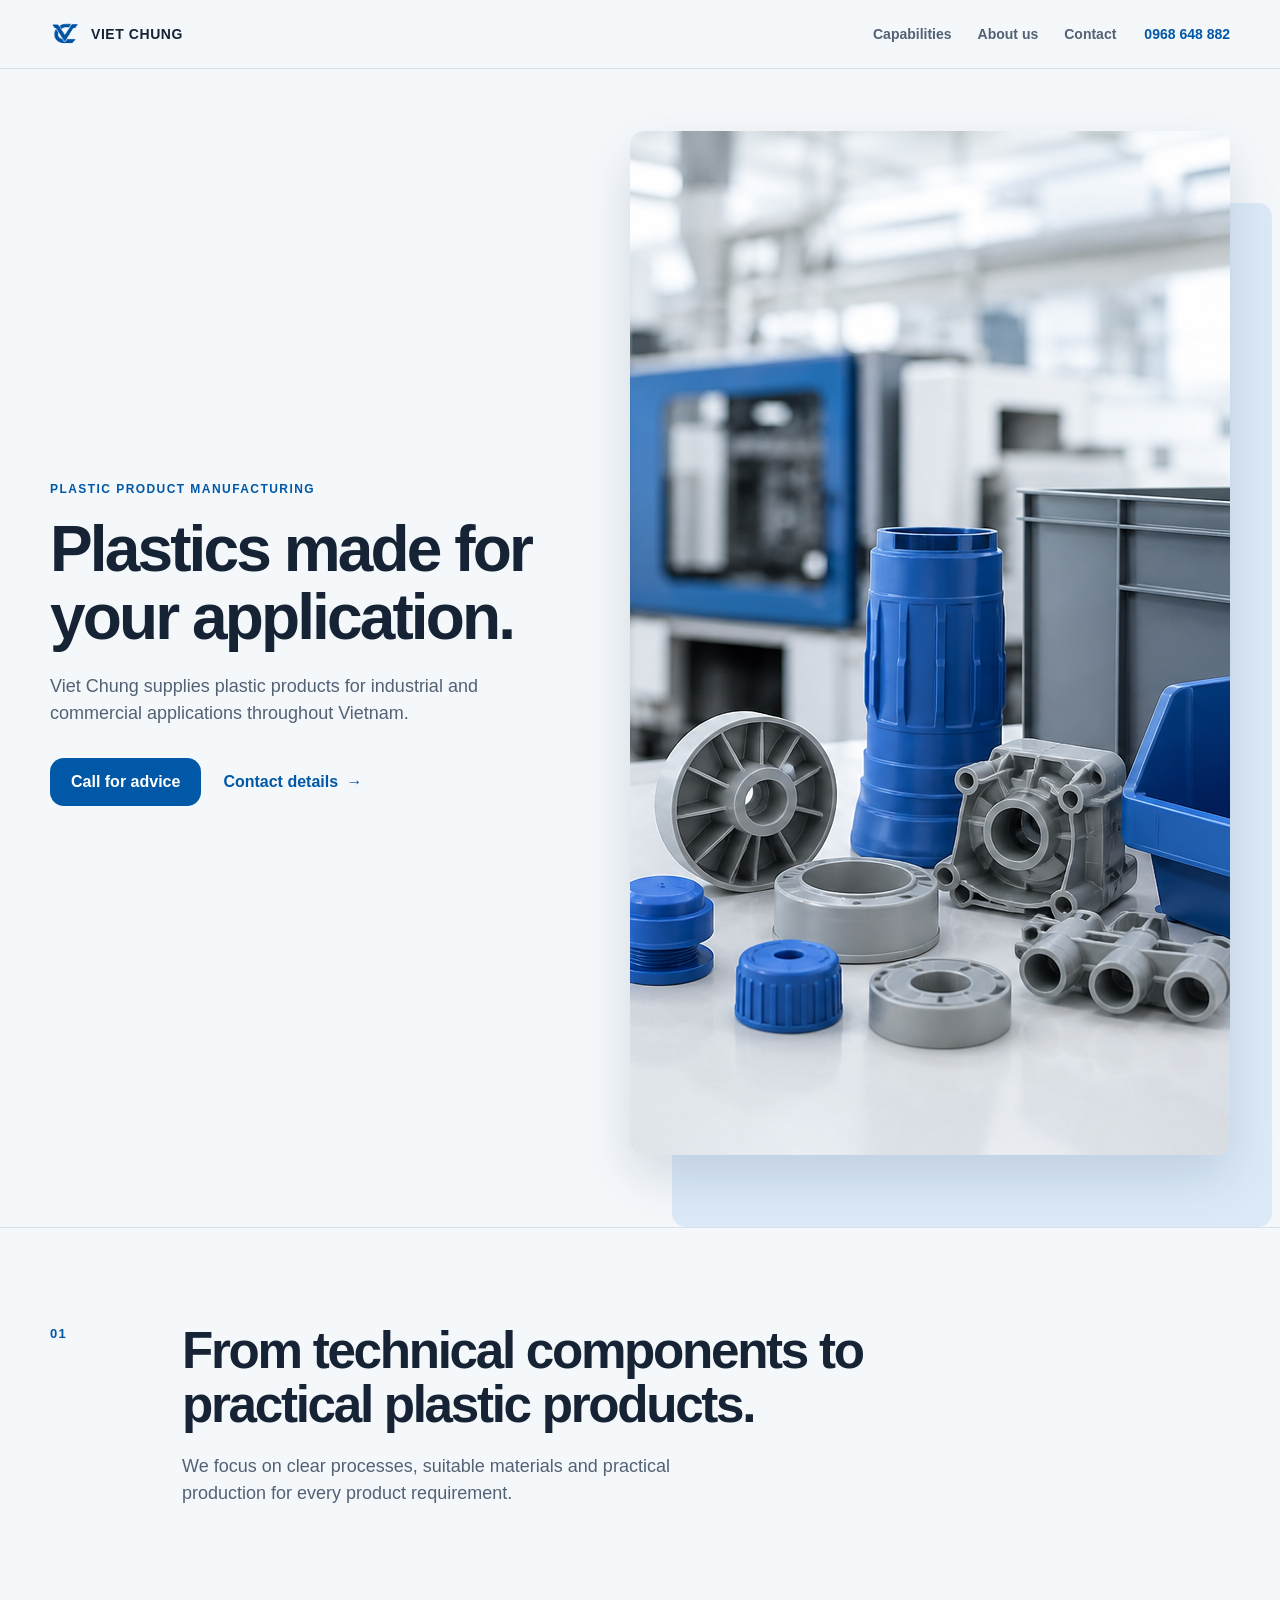
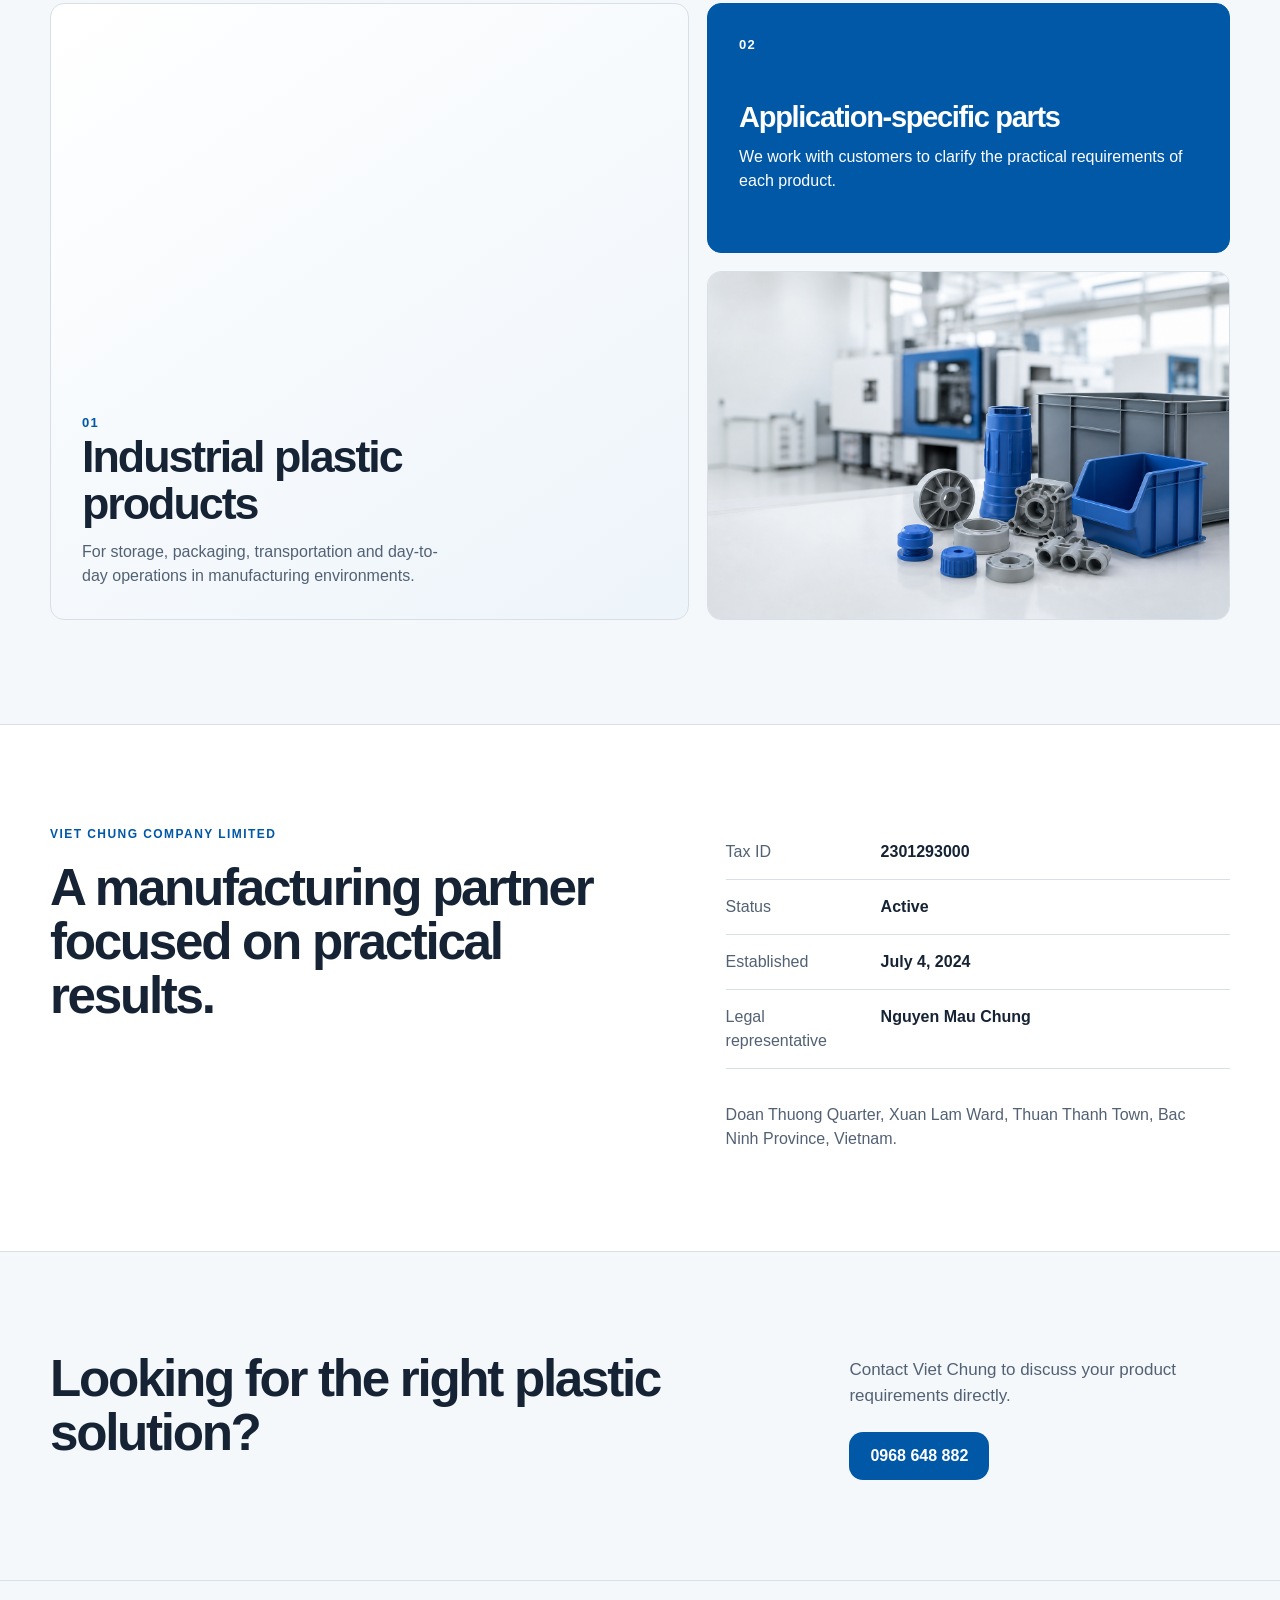
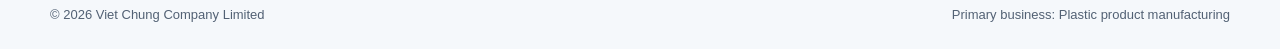
<file: index.html>
<!doctype html>
<html lang="en">
  <head>
    <meta charset="UTF-8" />
    <meta name="viewport" content="width=device-width, initial-scale=1.0" />
    <meta
      name="description"
      content="Viet Chung Company Limited - plastic product manufacturing for industrial and commercial needs."
    />
    <title>Viet Chung Company Limited | Plastic Product Manufacturing</title>
    <link rel="icon" type="image/png" href="assets/viet-chung-logo.png" />
    <link rel="stylesheet" href="styles.css" />
  </head>
  <body>
    <a class="skip-link" href="#main-content">Skip to content</a>

    <header class="site-header">
      <div class="shell nav-wrap">
        <a class="brand" href="#top" aria-label="Viet Chung - back to top">
          <img class="brand-mark" src="assets/viet-chung-logo.png" alt="" width="32" height="32" />
          <span>VIET CHUNG</span>
        </a>
        <nav aria-label="Main navigation">
          <a href="#capabilities">Capabilities</a>
          <a href="#about-us">About us</a>
          <a href="#contact">Contact</a>
        </nav>
        <a class="nav-phone" href="tel:0968648882">0968 648 882</a>
      </div>
    </header>

    <main id="main-content">
      <section class="hero" id="top" aria-labelledby="hero-title">
        <div class="shell hero-grid">
          <div class="hero-copy">
            <p class="eyebrow">Plastic product manufacturing</p>
            <h1 id="hero-title">Plastics made for your application.</h1>
            <p class="hero-text">Viet Chung supplies plastic products for industrial and commercial applications throughout Vietnam.</p>
            <div class="hero-actions">
              <a class="button button-primary" href="tel:0968648882">Call for advice</a>
              <a class="text-link" href="#contact">Contact details <span aria-hidden="true">→</span></a>
            </div>
          </div>
          <div class="hero-image-wrap">
            <img src="assets/hero-plastic-manufacturing.png" alt="Plastic components and storage bins in a modern manufacturing facility" width="1536" height="1024" />
          </div>
        </div>
      </section>

      <section class="statement" id="capabilities" aria-labelledby="capacity-title">
        <div class="shell statement-grid">
          <p class="section-index">01</p>
          <div>
            <h2 id="capacity-title">From technical components to practical plastic products.</h2>
            <p>We focus on clear processes, suitable materials and practical production for every product requirement.</p>
          </div>
        </div>
      </section>

      <section class="capabilities" aria-label="Manufacturing capabilities">
        <div class="shell capability-grid">
          <article class="capability capability-wide">
            <p class="capability-number">01</p>
            <h3>Industrial plastic products</h3>
            <p>For storage, packaging, transportation and day-to-day operations in manufacturing environments.</p>
          </article>
          <article class="capability capability-blue">
            <p class="capability-number">02</p>
            <h3>Application-specific parts</h3>
            <p>We work with customers to clarify the practical requirements of each product.</p>
          </article>
          <article class="capability capability-image">
            <img src="assets/hero-plastic-manufacturing.png" alt="Blue and gray industrial plastic components" loading="lazy" width="1536" height="1024" />
          </article>
        </div>
      </section>

      <section class="company" id="about-us" aria-labelledby="company-title">
        <div class="shell company-grid">
          <div class="company-heading">
            <p class="eyebrow">Viet Chung Company Limited</p>
            <h2 id="company-title">A manufacturing partner focused on practical results.</h2>
          </div>
          <div class="company-details">
            <dl>
              <div><dt>Tax ID</dt><dd>2301293000</dd></div>
              <div><dt>Status</dt><dd>Active</dd></div>
              <div><dt>Established</dt><dd>July 4, 2024</dd></div>
              <div><dt>Legal representative</dt><dd>Nguyen Mau Chung</dd></div>
            </dl>
            <p class="company-address">Doan Thuong Quarter, Xuan Lam Ward, Thuan Thanh Town, Bac Ninh Province, Vietnam.</p>
          </div>
        </div>
      </section>

      <section class="contact" id="contact" aria-labelledby="contact-title">
        <div class="shell contact-grid">
          <div>
            <h2 id="contact-title">Looking for the right plastic solution?</h2>
          </div>
          <div class="contact-side">
            <p>Contact Viet Chung to discuss your product requirements directly.</p>
            <a class="button button-primary" href="tel:0968648882">0968 648 882</a>
          </div>
        </div>
      </section>
    </main>

    <footer class="site-footer">
      <div class="shell footer-wrap">
        <span>© 2026 Viet Chung Company Limited</span>
        <span>Primary business: Plastic product manufacturing</span>
      </div>
    </footer>
  </body>
</html>
</file>
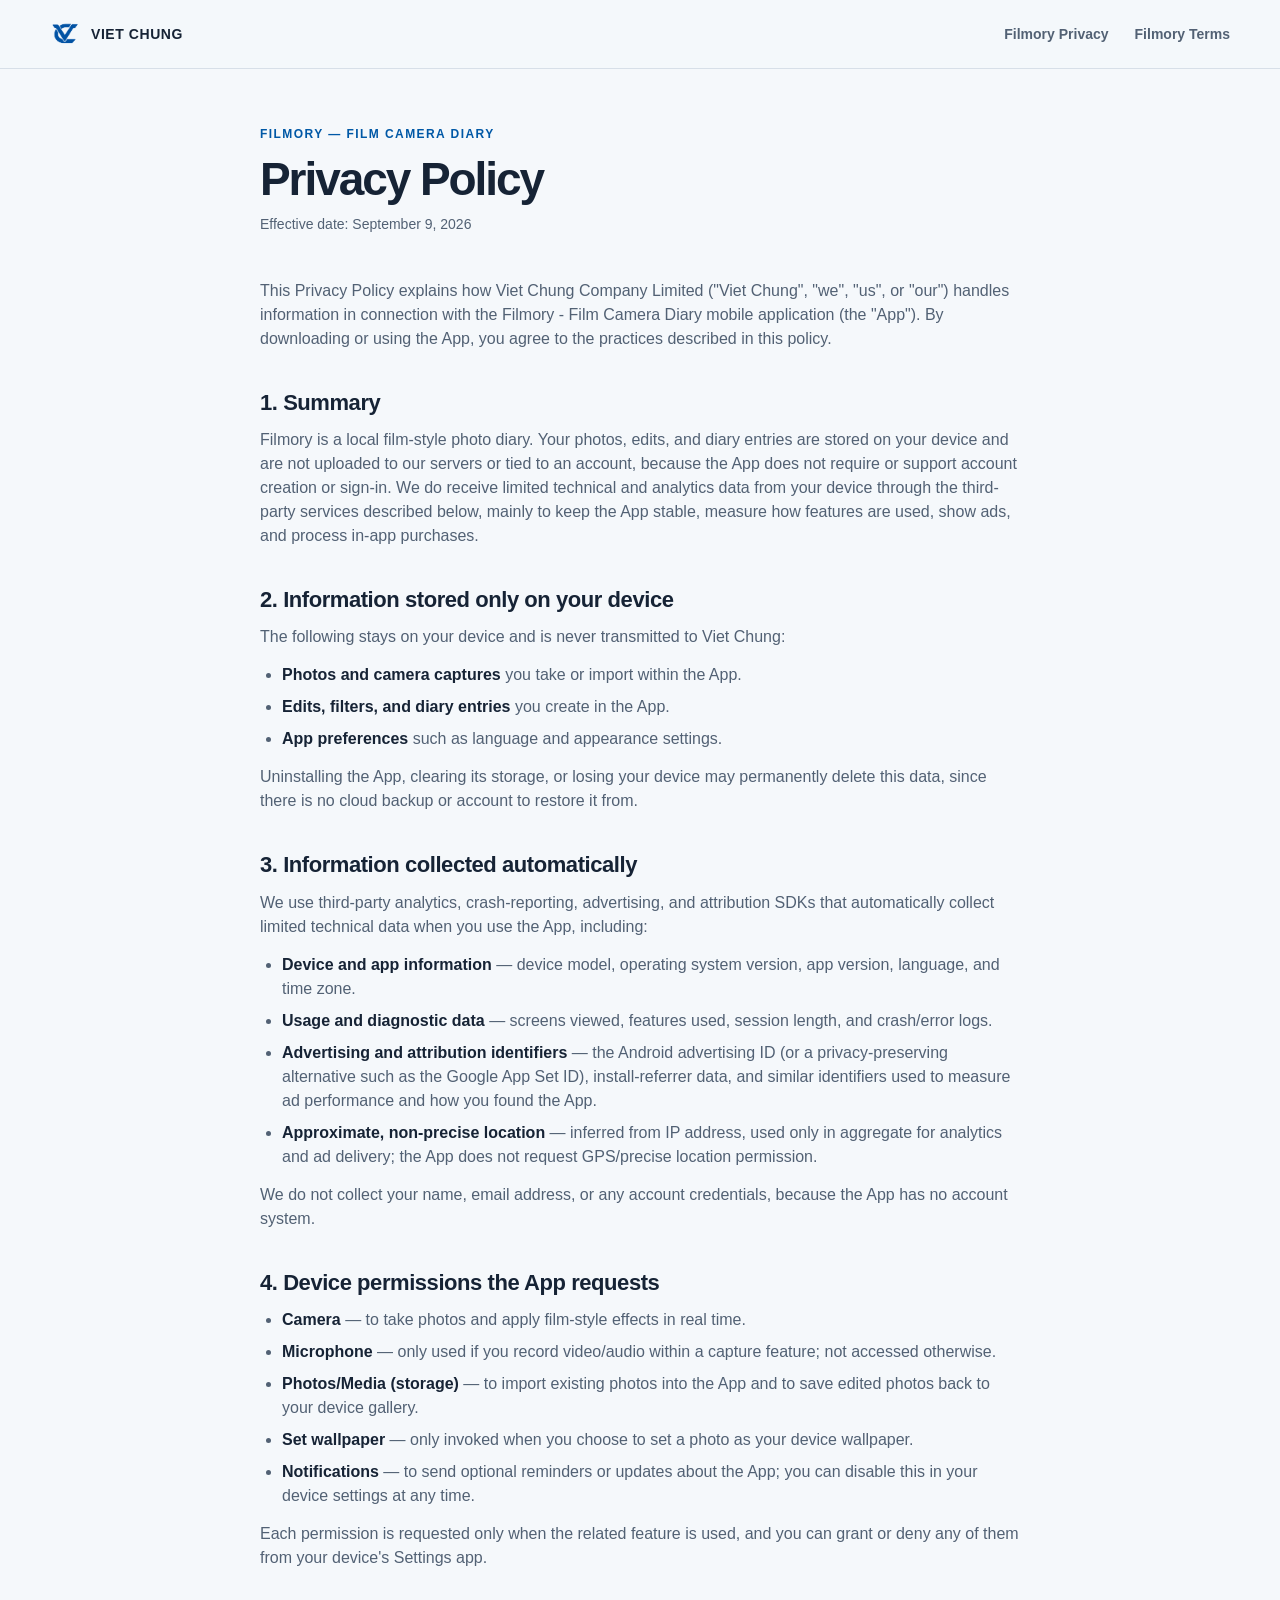
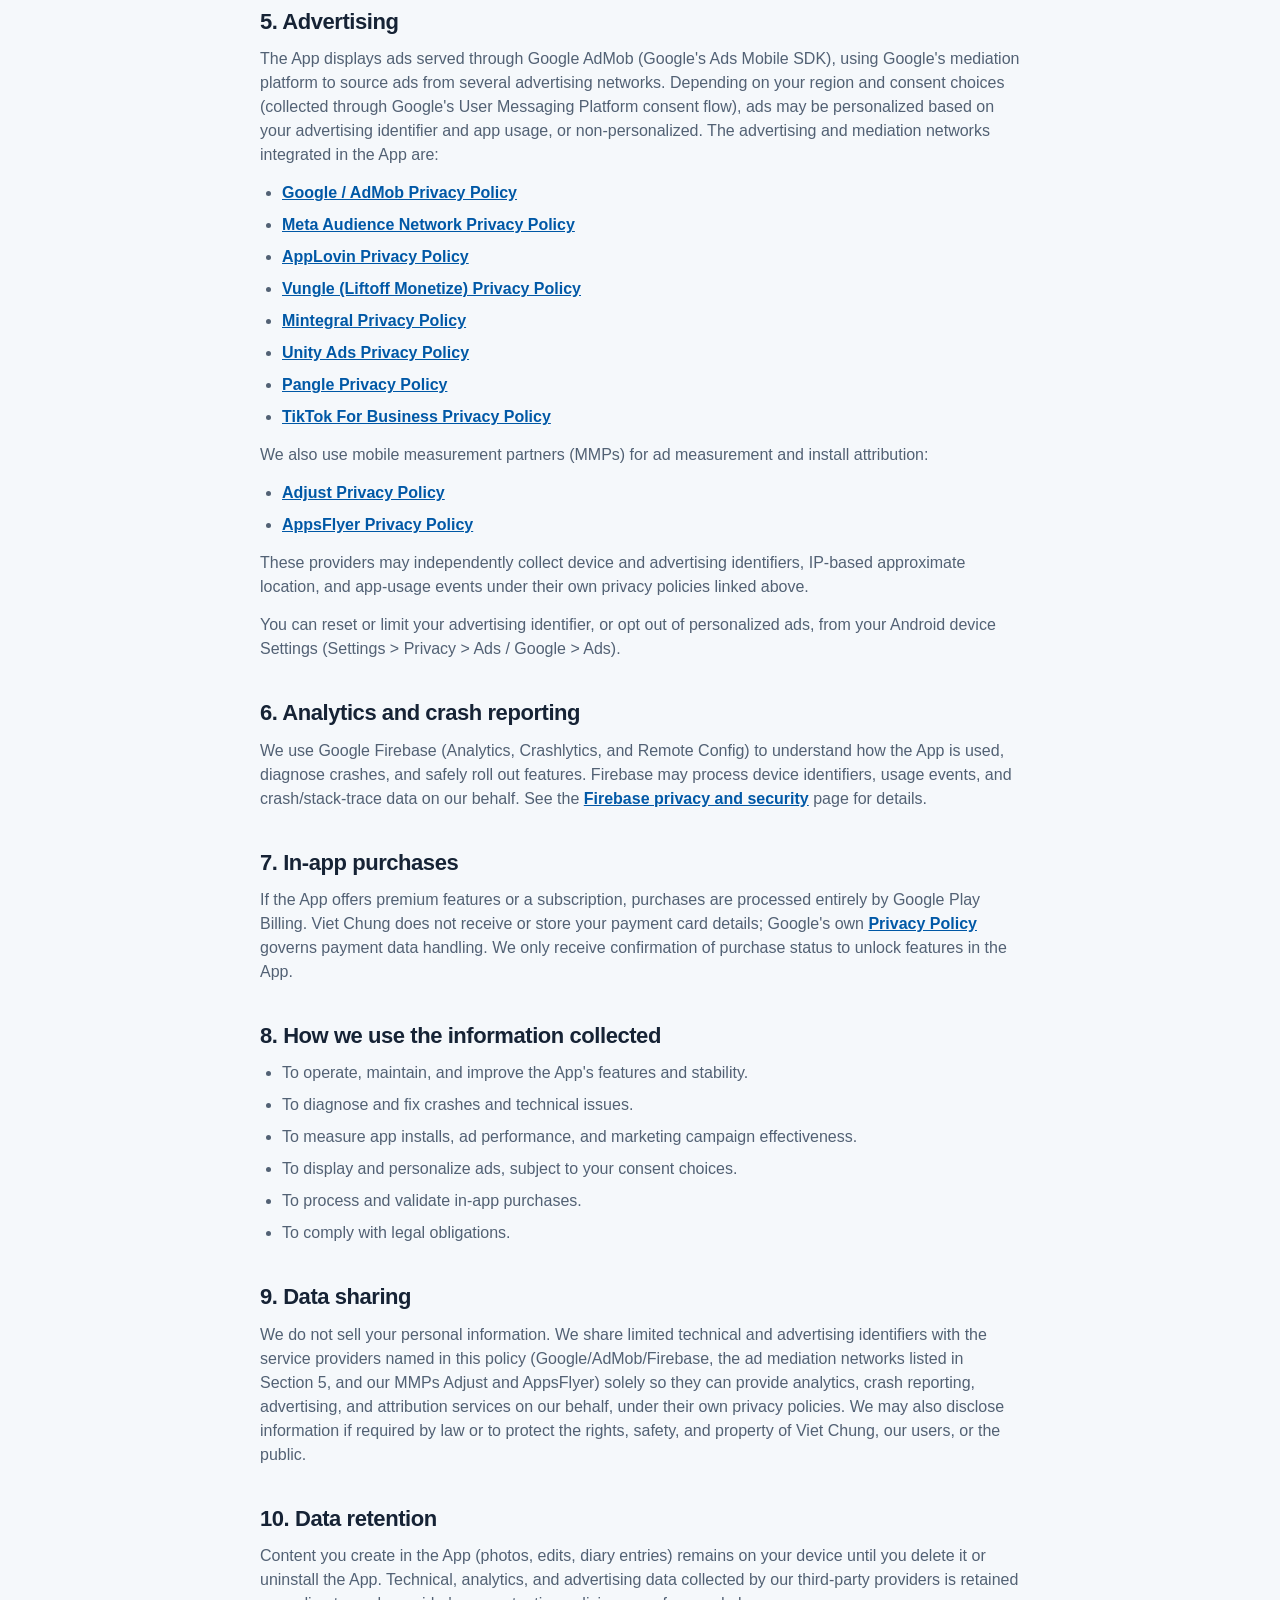
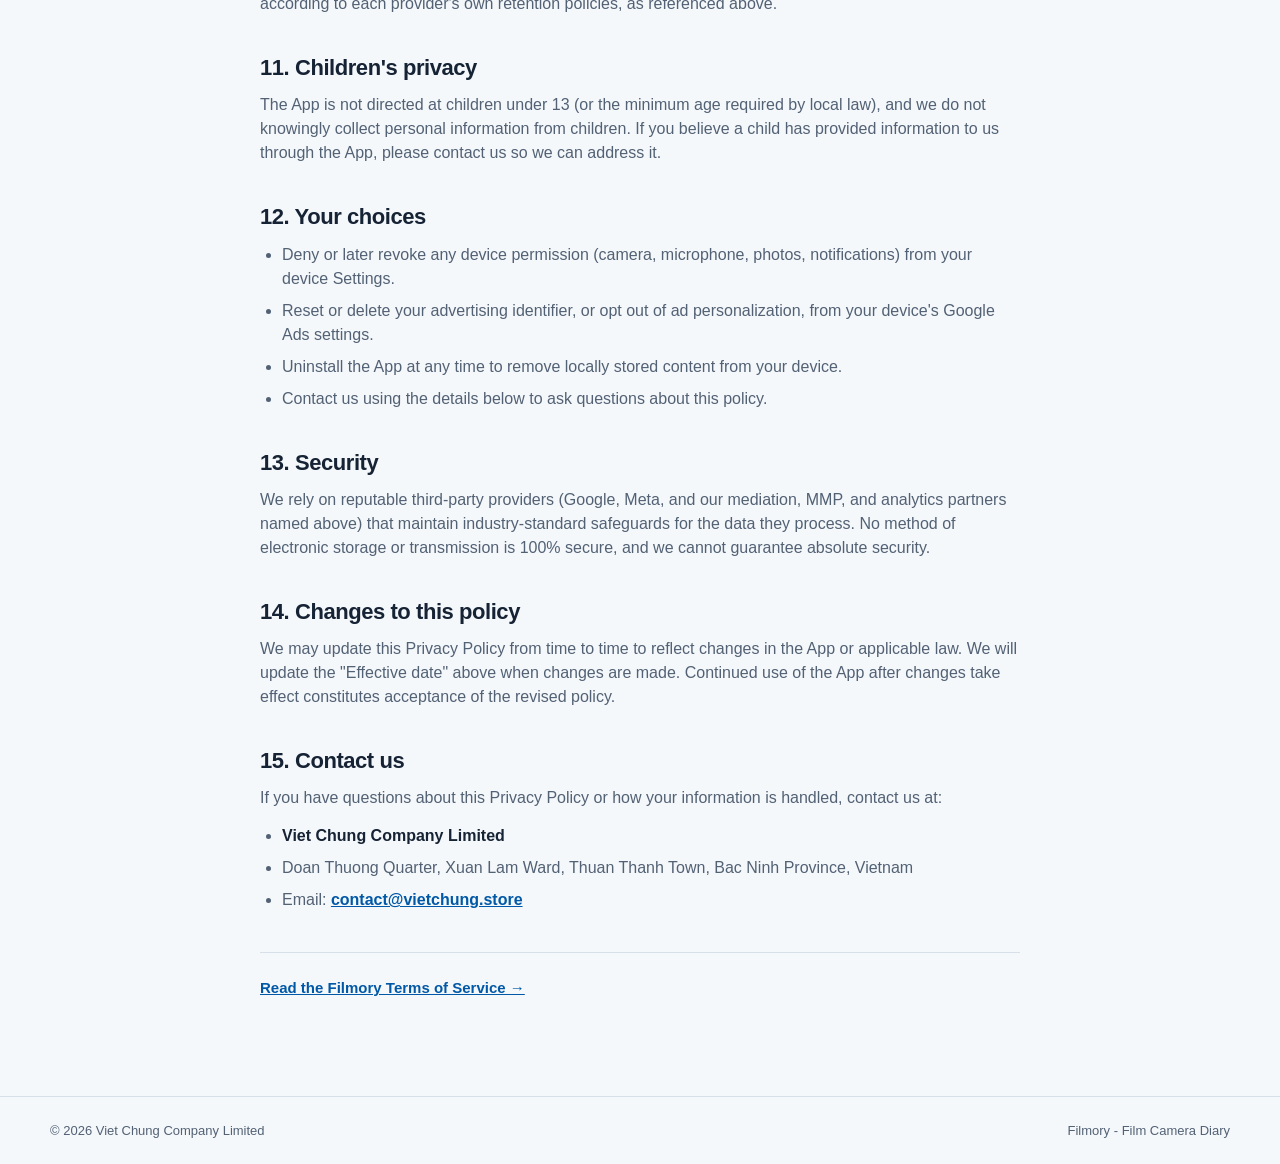
<file: apps/filmory/privacy/index.html>
<!doctype html>
<html lang="en">
  <head>
    <meta charset="UTF-8" />
    <meta name="viewport" content="width=device-width, initial-scale=1.0" />
    <meta
      name="description"
      content="Privacy Policy for Filmory - Film Camera Diary, a mobile app by Viet Chung Company Limited."
    />
    <title>Filmory Privacy Policy | Viet Chung Company Limited</title>
    <link rel="icon" type="image/png" href="/assets/viet-chung-logo.png" />
    <link rel="stylesheet" href="/styles.css" />
  </head>
  <body>
    <a class="skip-link" href="#main-content">Skip to content</a>

    <header class="site-header">
      <div class="shell nav-wrap">
        <a class="brand" href="/" aria-label="Viet Chung - back to home">
          <img class="brand-mark" src="/assets/viet-chung-logo.png" alt="" width="32" height="32" />
          <span>VIET CHUNG</span>
        </a>
        <nav aria-label="Main navigation">
          <a href="/apps/filmory/privacy">Filmory Privacy</a>
          <a href="/apps/filmory/terms">Filmory Terms</a>
        </nav>
      </div>
    </header>

    <main id="main-content">
      <section class="legal">
        <div class="legal-shell">
          <div class="legal-header">
            <p class="eyebrow">Filmory &mdash; Film Camera Diary</p>
            <h1>Privacy Policy</h1>
            <p class="legal-meta">Effective date: September 9, 2026</p>
          </div>

          <div class="legal-body">
            <p>
              This Privacy Policy explains how Viet Chung Company Limited ("Viet Chung", "we", "us", or "our")
              handles information in connection with the Filmory - Film Camera Diary mobile application (the
              "App"). By downloading or using the App, you agree to the practices described in this policy.
            </p>

            <h2>1. Summary</h2>
            <p>
              Filmory is a local film-style photo diary. Your photos, edits, and diary entries are stored on
              your device and are not uploaded to our servers or tied to an account, because the App does not
              require or support account creation or sign-in. We do receive limited technical and analytics
              data from your device through the third-party services described below, mainly to keep the App
              stable, measure how features are used, show ads, and process in-app purchases.
            </p>

            <h2>2. Information stored only on your device</h2>
            <p>The following stays on your device and is never transmitted to Viet Chung:</p>
            <ul>
              <li><strong>Photos and camera captures</strong> you take or import within the App.</li>
              <li><strong>Edits, filters, and diary entries</strong> you create in the App.</li>
              <li><strong>App preferences</strong> such as language and appearance settings.</li>
            </ul>
            <p>
              Uninstalling the App, clearing its storage, or losing your device may permanently delete this
              data, since there is no cloud backup or account to restore it from.
            </p>

            <h2>3. Information collected automatically</h2>
            <p>
              We use third-party analytics, crash-reporting, advertising, and attribution SDKs that
              automatically collect limited technical data when you use the App, including:
            </p>
            <ul>
              <li><strong>Device and app information</strong> &mdash; device model, operating system version, app version, language, and time zone.</li>
              <li><strong>Usage and diagnostic data</strong> &mdash; screens viewed, features used, session length, and crash/error logs.</li>
              <li><strong>Advertising and attribution identifiers</strong> &mdash; the Android advertising ID (or a privacy-preserving alternative such as the Google App Set ID), install-referrer data, and similar identifiers used to measure ad performance and how you found the App.</li>
              <li><strong>Approximate, non-precise location</strong> &mdash; inferred from IP address, used only in aggregate for analytics and ad delivery; the App does not request GPS/precise location permission.</li>
            </ul>
            <p>We do not collect your name, email address, or any account credentials, because the App has no account system.</p>

            <h2>4. Device permissions the App requests</h2>
            <ul>
              <li><strong>Camera</strong> &mdash; to take photos and apply film-style effects in real time.</li>
              <li><strong>Microphone</strong> &mdash; only used if you record video/audio within a capture feature; not accessed otherwise.</li>
              <li><strong>Photos/Media (storage)</strong> &mdash; to import existing photos into the App and to save edited photos back to your device gallery.</li>
              <li><strong>Set wallpaper</strong> &mdash; only invoked when you choose to set a photo as your device wallpaper.</li>
              <li><strong>Notifications</strong> &mdash; to send optional reminders or updates about the App; you can disable this in your device settings at any time.</li>
            </ul>
            <p>
              Each permission is requested only when the related feature is used, and you can grant or deny
              any of them from your device's Settings app.
            </p>

            <h2>5. Advertising</h2>
            <p>
              The App displays ads served through Google AdMob (Google's Ads Mobile SDK), using Google's
              mediation platform to source ads from several advertising networks. Depending on your region and
              consent choices (collected through Google's User Messaging Platform consent flow), ads may be
              personalized based on your advertising identifier and app usage, or non-personalized. The
              advertising and mediation networks integrated in the App are:
            </p>
            <ul>
              <li><a href="https://policies.google.com/privacy" target="_blank" rel="noopener">Google / AdMob Privacy Policy</a></li>
              <li><a href="https://www.facebook.com/privacy/policy/" target="_blank" rel="noopener">Meta Audience Network Privacy Policy</a></li>
              <li><a href="https://legal.applovin.com/privacy/" target="_blank" rel="noopener">AppLovin Privacy Policy</a></li>
              <li><a href="https://vungle.com/privacy/" target="_blank" rel="noopener">Vungle (Liftoff Monetize) Privacy Policy</a></li>
              <li><a href="https://www.mintegral.com/en/privacy" target="_blank" rel="noopener">Mintegral Privacy Policy</a></li>
              <li><a href="https://unity.com/legal/game-player-and-app-user-privacy-policy" target="_blank" rel="noopener">Unity Ads Privacy Policy</a></li>
              <li><a href="https://www.pangleglobal.com/privacy" target="_blank" rel="noopener">Pangle Privacy Policy</a></li>
              <li><a href="https://ads.tiktok.com/i18n/official/policy/privacy" target="_blank" rel="noopener">TikTok For Business Privacy Policy</a></li>
            </ul>
            <p>
              We also use mobile measurement partners (MMPs) for ad measurement and install attribution:
            </p>
            <ul>
              <li><a href="https://www.adjust.com/terms/privacy-policy/" target="_blank" rel="noopener">Adjust Privacy Policy</a></li>
              <li><a href="https://www.appsflyer.com/legal/privacy-policy/" target="_blank" rel="noopener">AppsFlyer Privacy Policy</a></li>
            </ul>
            <p>
              These providers may independently collect device and advertising identifiers, IP-based
              approximate location, and app-usage events under their own privacy policies linked above.
            </p>
            <p>
              You can reset or limit your advertising identifier, or opt out of personalized ads, from your
              Android device Settings (Settings &gt; Privacy &gt; Ads / Google &gt; Ads).
            </p>

            <h2>6. Analytics and crash reporting</h2>
            <p>
              We use Google Firebase (Analytics, Crashlytics, and Remote Config) to understand how the App is
              used, diagnose crashes, and safely roll out features. Firebase may process device identifiers,
              usage events, and crash/stack-trace data on our behalf. See the
              <a href="https://firebase.google.com/support/privacy" target="_blank" rel="noopener">Firebase privacy and security</a> page for details.
            </p>

            <h2>7. In-app purchases</h2>
            <p>
              If the App offers premium features or a subscription, purchases are processed entirely by Google
              Play Billing. Viet Chung does not receive or store your payment card details; Google's own
              <a href="https://policies.google.com/privacy" target="_blank" rel="noopener">Privacy Policy</a>
              governs payment data handling. We only receive confirmation of purchase status to unlock
              features in the App.
            </p>

            <h2>8. How we use the information collected</h2>
            <ul>
              <li>To operate, maintain, and improve the App's features and stability.</li>
              <li>To diagnose and fix crashes and technical issues.</li>
              <li>To measure app installs, ad performance, and marketing campaign effectiveness.</li>
              <li>To display and personalize ads, subject to your consent choices.</li>
              <li>To process and validate in-app purchases.</li>
              <li>To comply with legal obligations.</li>
            </ul>

            <h2>9. Data sharing</h2>
            <p>
              We do not sell your personal information. We share limited technical and advertising
              identifiers with the service providers named in this policy (Google/AdMob/Firebase, the ad
              mediation networks listed in Section 5, and our MMPs Adjust and AppsFlyer) solely so they can
              provide analytics, crash reporting, advertising, and attribution services on our behalf, under
              their own privacy policies. We may also disclose information if required by law or to protect
              the rights, safety, and property of Viet Chung, our users, or the public.
            </p>

            <h2>10. Data retention</h2>
            <p>
              Content you create in the App (photos, edits, diary entries) remains on your device until you
              delete it or uninstall the App. Technical, analytics, and advertising data collected by our
              third-party providers is retained according to each provider's own retention policies, as
              referenced above.
            </p>

            <h2>11. Children's privacy</h2>
            <p>
              The App is not directed at children under 13 (or the minimum age required by local law), and we
              do not knowingly collect personal information from children. If you believe a child has provided
              information to us through the App, please contact us so we can address it.
            </p>

            <h2>12. Your choices</h2>
            <ul>
              <li>Deny or later revoke any device permission (camera, microphone, photos, notifications) from your device Settings.</li>
              <li>Reset or delete your advertising identifier, or opt out of ad personalization, from your device's Google Ads settings.</li>
              <li>Uninstall the App at any time to remove locally stored content from your device.</li>
              <li>Contact us using the details below to ask questions about this policy.</li>
            </ul>

            <h2>13. Security</h2>
            <p>
              We rely on reputable third-party providers (Google, Meta, and our mediation, MMP, and analytics
              partners named above) that maintain industry-standard safeguards for the data they process. No
              method of electronic storage or transmission is 100% secure, and we cannot guarantee absolute
              security.
            </p>

            <h2>14. Changes to this policy</h2>
            <p>
              We may update this Privacy Policy from time to time to reflect changes in the App or applicable
              law. We will update the "Effective date" above when changes are made. Continued use of the App
              after changes take effect constitutes acceptance of the revised policy.
            </p>

            <h2>15. Contact us</h2>
            <p>
              If you have questions about this Privacy Policy or how your information is handled, contact us at:
            </p>
            <ul>
              <li><strong>Viet Chung Company Limited</strong></li>
              <li>Doan Thuong Quarter, Xuan Lam Ward, Thuan Thanh Town, Bac Ninh Province, Vietnam</li>
              <li>Email: <a href="mailto:contact@vietchung.store">contact@vietchung.store</a></li>
            </ul>

            <div class="legal-cross">
              <a href="/apps/filmory/terms">Read the Filmory Terms of Service &rarr;</a>
            </div>
          </div>
        </div>
      </section>
    </main>

    <footer class="site-footer">
      <div class="shell footer-wrap">
        <span>© 2026 Viet Chung Company Limited</span>
        <span>Filmory - Film Camera Diary</span>
      </div>
    </footer>
  </body>
</html>
</file>
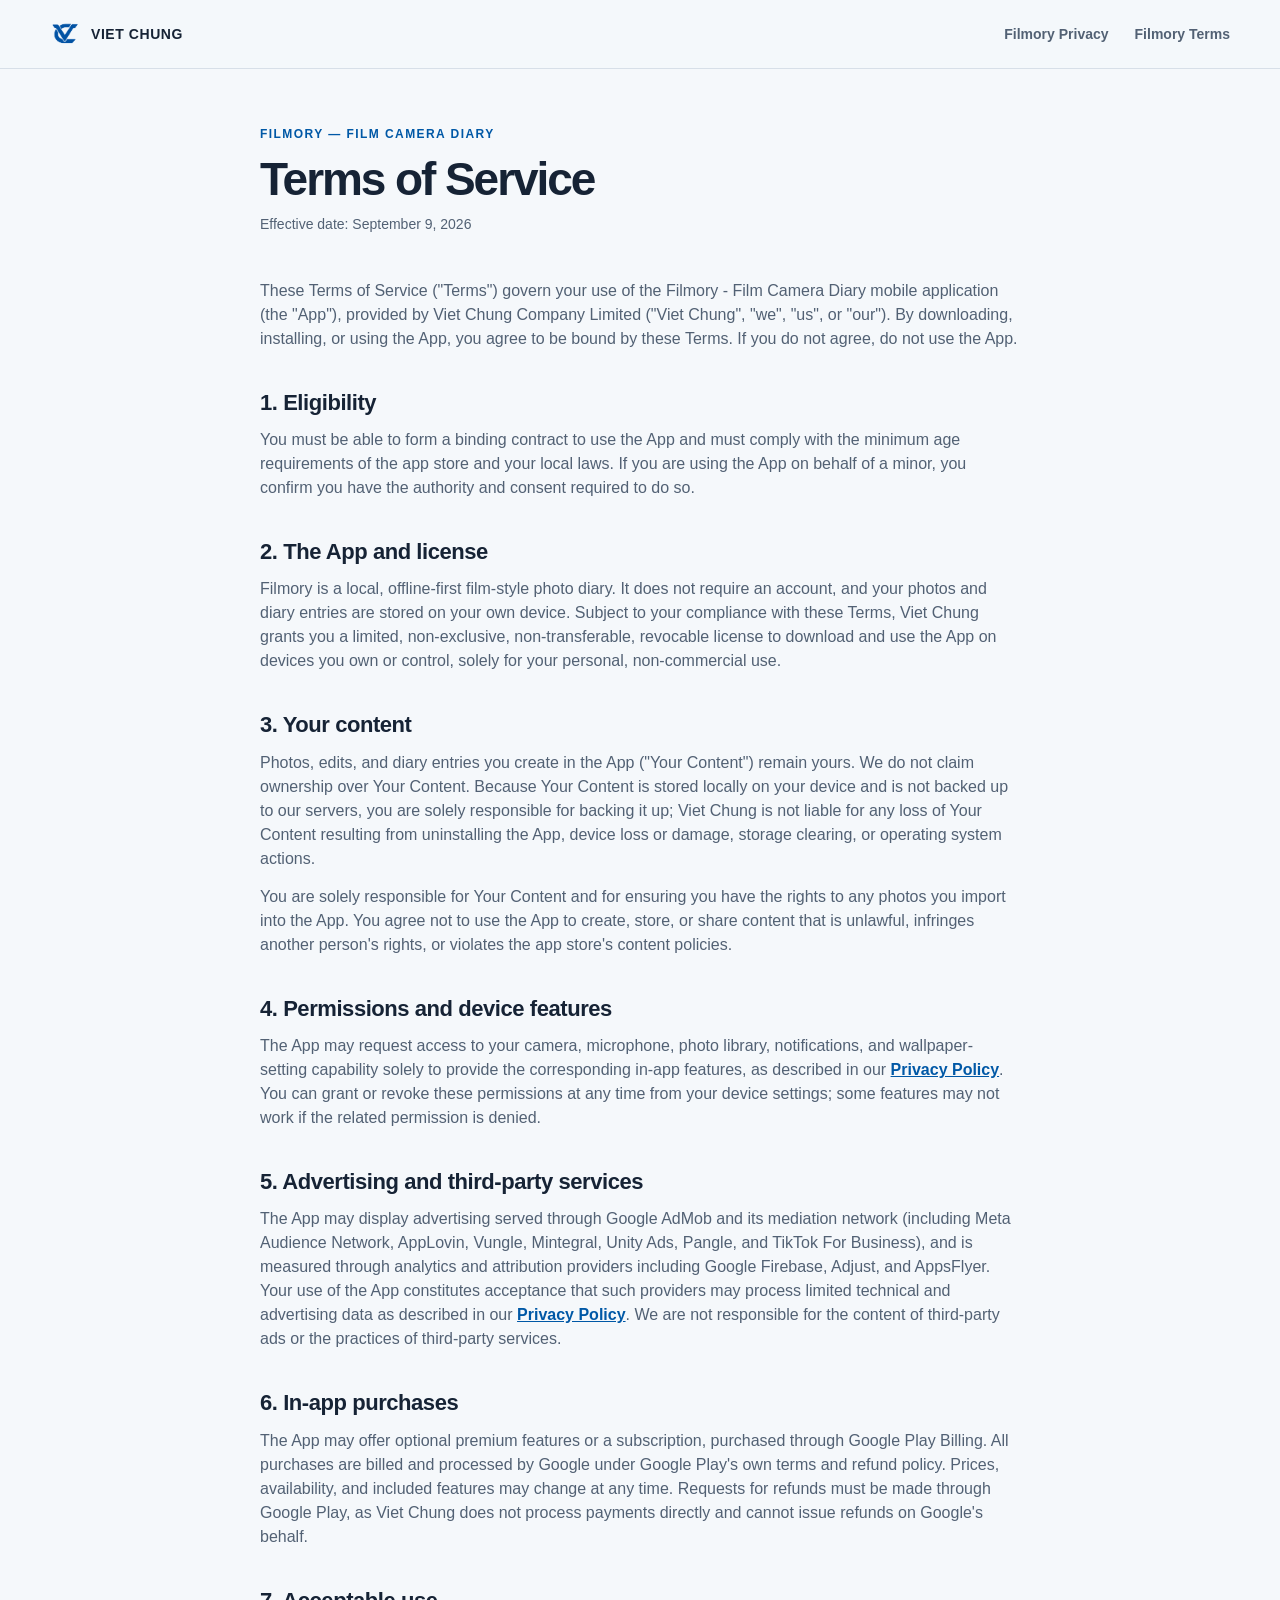
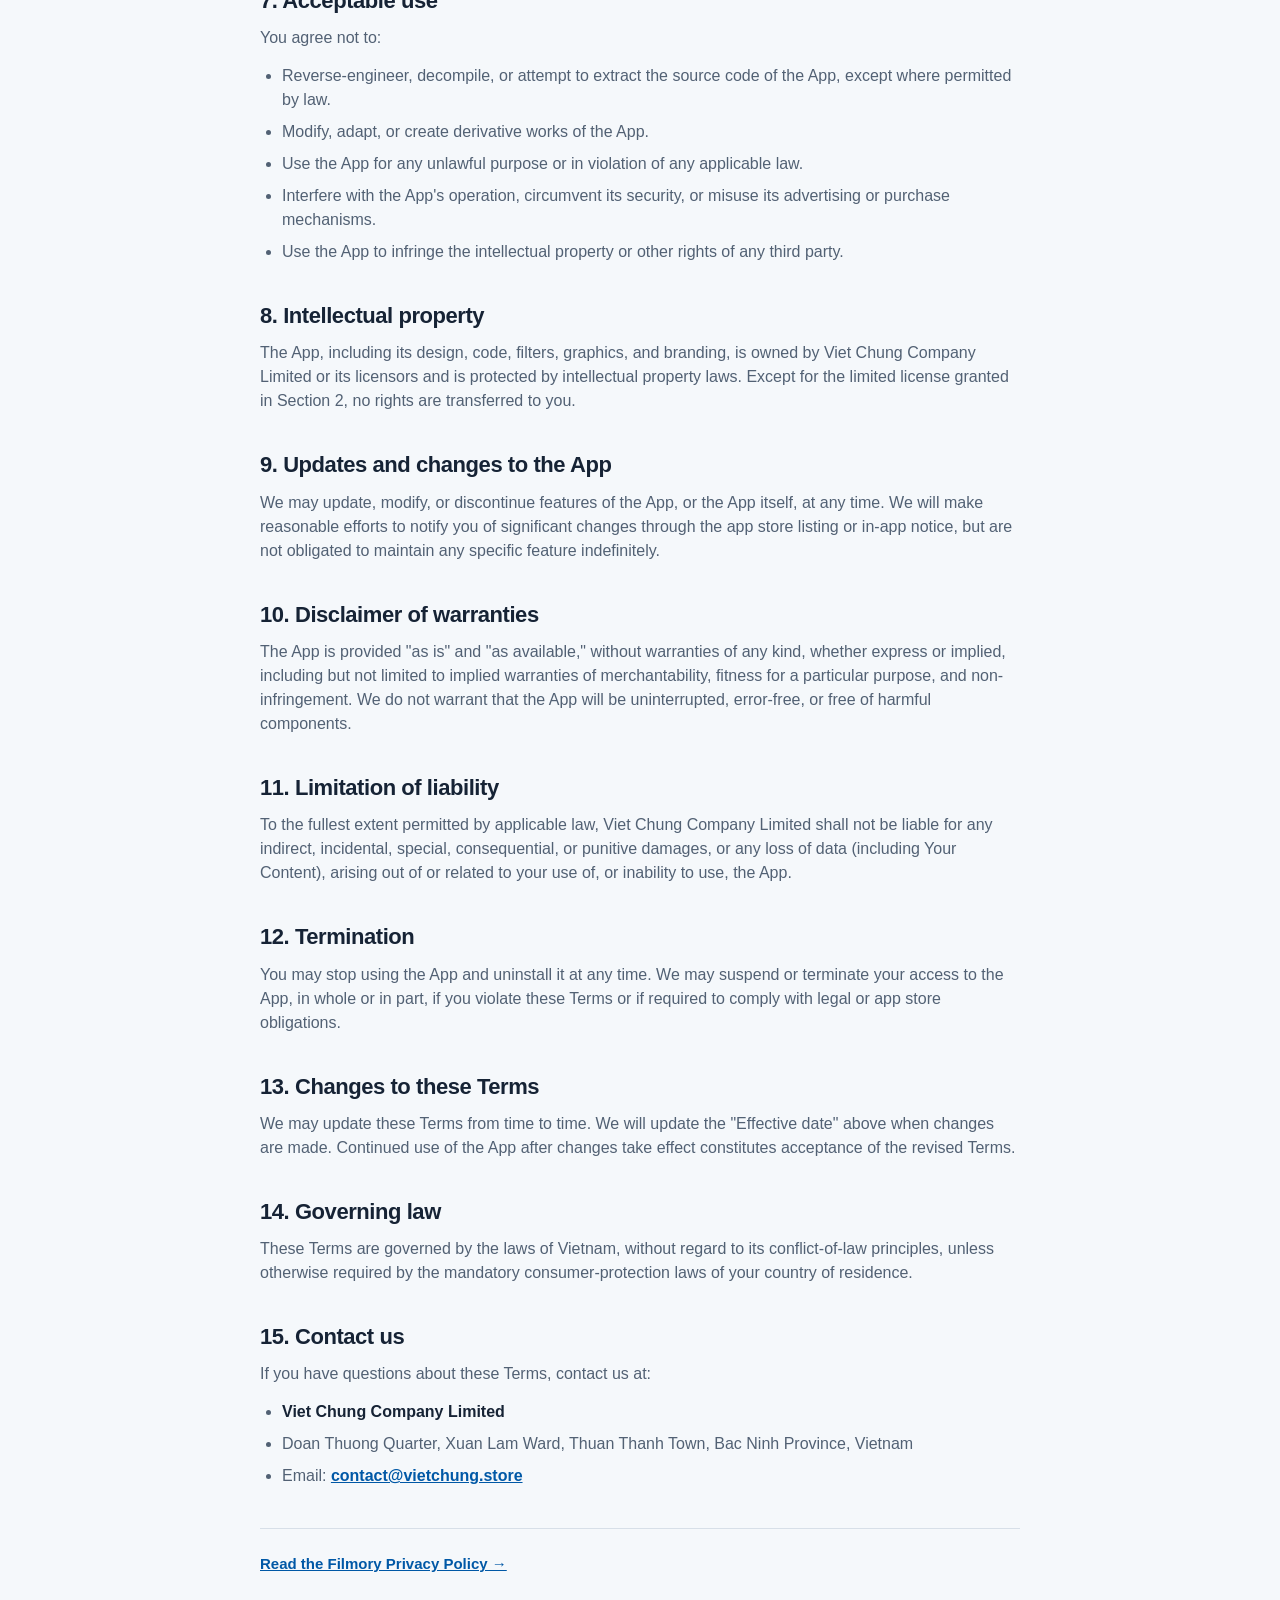
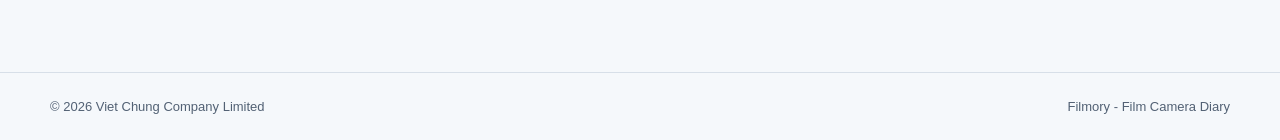
<file: apps/filmory/terms/index.html>
<!doctype html>
<html lang="en">
  <head>
    <meta charset="UTF-8" />
    <meta name="viewport" content="width=device-width, initial-scale=1.0" />
    <meta
      name="description"
      content="Terms of Service for Filmory - Film Camera Diary, a mobile app by Viet Chung Company Limited."
    />
    <title>Filmory Terms of Service | Viet Chung Company Limited</title>
    <link rel="icon" type="image/png" href="/assets/viet-chung-logo.png" />
    <link rel="stylesheet" href="/styles.css" />
  </head>
  <body>
    <a class="skip-link" href="#main-content">Skip to content</a>

    <header class="site-header">
      <div class="shell nav-wrap">
        <a class="brand" href="/" aria-label="Viet Chung - back to home">
          <img class="brand-mark" src="/assets/viet-chung-logo.png" alt="" width="32" height="32" />
          <span>VIET CHUNG</span>
        </a>
        <nav aria-label="Main navigation">
          <a href="/apps/filmory/privacy">Filmory Privacy</a>
          <a href="/apps/filmory/terms">Filmory Terms</a>
        </nav>
      </div>
    </header>

    <main id="main-content">
      <section class="legal">
        <div class="legal-shell">
          <div class="legal-header">
            <p class="eyebrow">Filmory &mdash; Film Camera Diary</p>
            <h1>Terms of Service</h1>
            <p class="legal-meta">Effective date: September 9, 2026</p>
          </div>

          <div class="legal-body">
            <p>
              These Terms of Service ("Terms") govern your use of the Filmory - Film Camera Diary mobile
              application (the "App"), provided by Viet Chung Company Limited ("Viet Chung", "we", "us", or
              "our"). By downloading, installing, or using the App, you agree to be bound by these Terms. If
              you do not agree, do not use the App.
            </p>

            <h2>1. Eligibility</h2>
            <p>
              You must be able to form a binding contract to use the App and must comply with the minimum age
              requirements of the app store and your local laws. If you are using the App on behalf of a
              minor, you confirm you have the authority and consent required to do so.
            </p>

            <h2>2. The App and license</h2>
            <p>
              Filmory is a local, offline-first film-style photo diary. It does not require an account, and
              your photos and diary entries are stored on your own device. Subject to your compliance with
              these Terms, Viet Chung grants you a limited, non-exclusive, non-transferable, revocable license
              to download and use the App on devices you own or control, solely for your personal,
              non-commercial use.
            </p>

            <h2>3. Your content</h2>
            <p>
              Photos, edits, and diary entries you create in the App ("Your Content") remain yours. We do not
              claim ownership over Your Content. Because Your Content is stored locally on your device and is
              not backed up to our servers, you are solely responsible for backing it up; Viet Chung is not
              liable for any loss of Your Content resulting from uninstalling the App, device loss or damage,
              storage clearing, or operating system actions.
            </p>
            <p>
              You are solely responsible for Your Content and for ensuring you have the rights to any photos
              you import into the App. You agree not to use the App to create, store, or share content that is
              unlawful, infringes another person's rights, or violates the app store's content policies.
            </p>

            <h2>4. Permissions and device features</h2>
            <p>
              The App may request access to your camera, microphone, photo library, notifications, and
              wallpaper-setting capability solely to provide the corresponding in-app features, as described
              in our <a href="/apps/filmory/privacy">Privacy Policy</a>. You can grant or revoke these
              permissions at any time from your device settings; some features may not work if the related
              permission is denied.
            </p>

            <h2>5. Advertising and third-party services</h2>
            <p>
              The App may display advertising served through Google AdMob and its mediation network (including
              Meta Audience Network, AppLovin, Vungle, Mintegral, Unity Ads, Pangle, and TikTok For Business),
              and is measured through analytics and attribution providers including Google Firebase, Adjust,
              and AppsFlyer. Your use of the App constitutes acceptance that such providers may process limited
              technical and advertising data as described in our <a href="/apps/filmory/privacy">Privacy
              Policy</a>. We are not responsible for the content of third-party ads or the practices of
              third-party services.
            </p>

            <h2>6. In-app purchases</h2>
            <p>
              The App may offer optional premium features or a subscription, purchased through Google Play
              Billing. All purchases are billed and processed by Google under Google Play's own terms and
              refund policy. Prices, availability, and included features may change at any time. Requests for
              refunds must be made through Google Play, as Viet Chung does not process payments directly and
              cannot issue refunds on Google's behalf.
            </p>

            <h2>7. Acceptable use</h2>
            <p>You agree not to:</p>
            <ul>
              <li>Reverse-engineer, decompile, or attempt to extract the source code of the App, except where permitted by law.</li>
              <li>Modify, adapt, or create derivative works of the App.</li>
              <li>Use the App for any unlawful purpose or in violation of any applicable law.</li>
              <li>Interfere with the App's operation, circumvent its security, or misuse its advertising or purchase mechanisms.</li>
              <li>Use the App to infringe the intellectual property or other rights of any third party.</li>
            </ul>

            <h2>8. Intellectual property</h2>
            <p>
              The App, including its design, code, filters, graphics, and branding, is owned by Viet Chung
              Company Limited or its licensors and is protected by intellectual property laws. Except for the
              limited license granted in Section 2, no rights are transferred to you.
            </p>

            <h2>9. Updates and changes to the App</h2>
            <p>
              We may update, modify, or discontinue features of the App, or the App itself, at any time. We
              will make reasonable efforts to notify you of significant changes through the app store listing
              or in-app notice, but are not obligated to maintain any specific feature indefinitely.
            </p>

            <h2>10. Disclaimer of warranties</h2>
            <p>
              The App is provided "as is" and "as available," without warranties of any kind, whether express
              or implied, including but not limited to implied warranties of merchantability, fitness for a
              particular purpose, and non-infringement. We do not warrant that the App will be uninterrupted,
              error-free, or free of harmful components.
            </p>

            <h2>11. Limitation of liability</h2>
            <p>
              To the fullest extent permitted by applicable law, Viet Chung Company Limited shall not be
              liable for any indirect, incidental, special, consequential, or punitive damages, or any loss of
              data (including Your Content), arising out of or related to your use of, or inability to use,
              the App.
            </p>

            <h2>12. Termination</h2>
            <p>
              You may stop using the App and uninstall it at any time. We may suspend or terminate your access
              to the App, in whole or in part, if you violate these Terms or if required to comply with legal
              or app store obligations.
            </p>

            <h2>13. Changes to these Terms</h2>
            <p>
              We may update these Terms from time to time. We will update the "Effective date" above when
              changes are made. Continued use of the App after changes take effect constitutes acceptance of
              the revised Terms.
            </p>

            <h2>14. Governing law</h2>
            <p>
              These Terms are governed by the laws of Vietnam, without regard to its conflict-of-law
              principles, unless otherwise required by the mandatory consumer-protection laws of your country
              of residence.
            </p>

            <h2>15. Contact us</h2>
            <p>If you have questions about these Terms, contact us at:</p>
            <ul>
              <li><strong>Viet Chung Company Limited</strong></li>
              <li>Doan Thuong Quarter, Xuan Lam Ward, Thuan Thanh Town, Bac Ninh Province, Vietnam</li>
              <li>Email: <a href="mailto:contact@vietchung.store">contact@vietchung.store</a></li>
            </ul>

            <div class="legal-cross">
              <a href="/apps/filmory/privacy">Read the Filmory Privacy Policy &rarr;</a>
            </div>
          </div>
        </div>
      </section>
    </main>

    <footer class="site-footer">
      <div class="shell footer-wrap">
        <span>© 2026 Viet Chung Company Limited</span>
        <span>Filmory - Film Camera Diary</span>
      </div>
    </footer>
  </body>
</html>
</file>
<file: styles.css>
:root {
  color-scheme: light dark;
  --ink: #162335;
  --muted: #526174;
  --line: #d7dfe8;
  --paper: #f5f8fb;
  --surface: #ffffff;
  --accent: #0058a6;
  --accent-deep: #004378;
  --radius: 14px;
  --shell: min(1180px, calc(100% - 48px));
}

* { box-sizing: border-box; }

html { scroll-behavior: smooth; }

body {
  margin: 0;
  background: var(--paper);
  color: var(--ink);
  font-family: "Segoe UI", "Helvetica Neue", Arial, sans-serif;
  line-height: 1.5;
}

a { color: inherit; }

.shell { width: var(--shell); margin: 0 auto; }

.skip-link {
  position: absolute;
  top: -48px;
  left: 16px;
  z-index: 10;
  padding: 10px 14px;
  border-radius: 8px;
  background: var(--accent);
  color: #fff;
}

.skip-link:focus { top: 16px; }

.site-header { background: color-mix(in srgb, var(--paper) 95%, transparent); border-bottom: 1px solid var(--line); }

.nav-wrap { min-height: 68px; display: flex; align-items: center; justify-content: space-between; gap: 28px; }

.brand { display: inline-flex; align-items: center; gap: 11px; text-decoration: none; font-size: 14px; font-weight: 800; letter-spacing: .04em; white-space: nowrap; }

.brand-mark { display: block; width: 30px; height: 30px; object-fit: contain; }

nav { display: flex; align-items: center; gap: 26px; margin-left: auto; }
nav a, .nav-phone { font-size: 14px; font-weight: 600; text-decoration: none; }
nav a { color: var(--muted); }
nav a:hover, nav a:focus-visible { color: var(--accent); }
.nav-phone { color: var(--accent); }

.hero { min-height: min(650px, calc(100dvh - 68px)); display: grid; align-items: center; padding: 62px 0 72px; overflow: hidden; }
.hero-grid { display: grid; grid-template-columns: minmax(0, .9fr) minmax(480px, 1.1fr); align-items: center; gap: clamp(32px, 7vw, 100px); }
.hero-copy { max-width: 540px; }
.eyebrow { margin: 0 0 18px; color: var(--accent); font-size: 12px; font-weight: 800; letter-spacing: .12em; text-transform: uppercase; }
h1, h2, h3, p { margin-top: 0; }
h1, h2, h3 { letter-spacing: -.045em; line-height: 1.06; }
h1 { margin-bottom: 22px; font-size: clamp(42px, 5vw, 68px); }
.hero-text { max-width: 485px; margin-bottom: 31px; color: var(--muted); font-size: 18px; }
.hero-actions { display: flex; align-items: center; flex-wrap: wrap; gap: 22px; }
.button { display: inline-flex; justify-content: center; align-items: center; min-height: 48px; padding: 0 21px; border-radius: var(--radius); font-weight: 800; text-decoration: none; transition: transform .2s ease, background .2s ease; }
.button:hover { background: var(--accent-deep); transform: translateY(-2px); }
.button:active { transform: translateY(1px); }
.button-primary { background: var(--accent); color: #fff; }
.text-link { color: var(--accent); font-weight: 800; text-decoration: none; }
.text-link span { display: inline-block; margin-left: 4px; transition: transform .2s ease; }
.text-link:hover span { transform: translateX(4px); }
.hero-image-wrap { position: relative; }
.hero-image-wrap::before { content: ""; position: absolute; inset: 7% -7% -7% 7%; z-index: -1; border-radius: var(--radius); background: #dceaf8; }
.hero-image-wrap img { display: block; width: 100%; min-height: 400px; border-radius: var(--radius); object-fit: cover; object-position: 62% center; box-shadow: 0 22px 52px rgb(12 45 78 / .14); }

.statement { padding: 96px 0; border-top: 1px solid var(--line); }
.statement-grid { display: grid; grid-template-columns: 100px minmax(0, 780px); gap: 32px; }
.section-index, .capability-number { margin: 0; color: var(--accent); font-size: 13px; font-weight: 800; letter-spacing: .1em; }
.statement h2, .company h2, .contact h2 { max-width: 780px; margin-bottom: 20px; font-size: clamp(32px, 4vw, 52px); }
.statement-grid div p { max-width: 560px; margin-bottom: 0; color: var(--muted); font-size: 18px; }

.capabilities { padding-bottom: 104px; }
.capability-grid { display: grid; grid-template-columns: 1.1fr .9fr; grid-template-rows: auto auto; gap: 18px; }
.capability { min-height: 250px; padding: 31px; border-radius: var(--radius); background: var(--surface); border: 1px solid var(--line); }
.capability h3 { margin: 48px 0 12px; font-size: 29px; }
.capability p:last-child { margin-bottom: 0; color: var(--muted); }
.capability-wide { grid-row: span 2; min-height: 518px; display: flex; flex-direction: column; justify-content: flex-end; background: linear-gradient(145deg, #fff 0%, #edf4fa 100%); }
.capability-wide h3 { margin-top: 0; font-size: clamp(34px, 3.5vw, 48px); max-width: 380px; }
.capability-wide p:last-child { max-width: 380px; }
.capability-blue { background: var(--accent); border-color: var(--accent); color: #fff; }
.capability-blue .capability-number, .capability-blue p:last-child { color: #fff; }
.capability-image { padding: 0; overflow: hidden; }
.capability-image img { width: 100%; height: 100%; display: block; object-fit: cover; object-position: 76% 75%; }

.company { padding: 100px 0; background: var(--surface); border-top: 1px solid var(--line); border-bottom: 1px solid var(--line); }
.company-grid { display: grid; grid-template-columns: minmax(0, 1fr) minmax(360px, .9fr); gap: clamp(44px, 9vw, 130px); }
.company-details dl { margin: 0 0 34px; }
.company-details dl div { display: grid; grid-template-columns: 135px 1fr; gap: 20px; padding: 15px 0; border-bottom: 1px solid var(--line); }
dt { color: var(--muted); } dd { margin: 0; font-weight: 750; }
.company-address { max-width: 480px; margin: 0; color: var(--muted); }

.contact { padding: 100px 0; }
.contact-grid { display: grid; grid-template-columns: minmax(0, 1.15fr) minmax(300px, .6fr); gap: 70px; align-items: end; }
.contact-side p { margin-bottom: 24px; color: var(--muted); font-size: 17px; }
.site-footer { padding: 24px 0; border-top: 1px solid var(--line); color: var(--muted); font-size: 13px; }
.footer-wrap { display: flex; justify-content: space-between; gap: 20px; }

a:focus-visible { outline: 3px solid color-mix(in srgb, var(--accent) 45%, transparent); outline-offset: 4px; }

.legal { padding: 56px 0 96px; }
.legal-shell { width: min(760px, calc(100% - 48px)); margin: 0 auto; }
.legal-header { margin-bottom: 44px; }
.legal-header .eyebrow { margin-bottom: 12px; }
.legal-header h1 { font-size: clamp(32px, 4.5vw, 46px); margin-bottom: 10px; }
.legal-meta { margin: 0; color: var(--muted); font-size: 14px; }
.legal-body h2 { font-size: 22px; margin: 40px 0 14px; letter-spacing: -.02em; }
.legal-body h2:first-child { margin-top: 0; }
.legal-body h3 { font-size: 16px; margin: 24px 0 8px; }
.legal-body p { margin: 0 0 14px; color: var(--muted); font-size: 16px; }
.legal-body ul { margin: 0 0 14px; padding-left: 22px; color: var(--muted); font-size: 16px; }
.legal-body li { margin-bottom: 8px; }
.legal-body li strong { color: var(--ink); }
.legal-body a { color: var(--accent); font-weight: 700; text-decoration: underline; }
.legal-cross { margin-top: 40px; padding-top: 24px; border-top: 1px solid var(--line); font-size: 15px; }

@media (prefers-color-scheme: dark) {
  :root { --ink: #e8eef5; --muted: #afbdcc; --line: #2b4056; --paper: #101b28; --surface: #152334; --accent: #47a0e9; --accent-deep: #74baf0; }
  .hero-image-wrap::before { background: #183b5c; }
  .capability-wide { background: linear-gradient(145deg, #182839 0%, #112d49 100%); }
  .button-primary { color: #07111c; }
  .capability-blue { background: #174d7d; border-color: #174d7d; }
}

@media (max-width: 760px) {
  :root { --shell: min(100% - 32px, 1180px); }
  .nav-wrap { min-height: 62px; }
  nav { display: none; }
  .nav-phone { margin-left: auto; font-size: 13px; }
  .hero { min-height: auto; padding: 48px 0 64px; }
  .hero-grid, .company-grid, .contact-grid, .statement-grid { grid-template-columns: 1fr; }
  .hero-grid { gap: 42px; }
  .hero-image-wrap img { min-height: 290px; }
  .statement, .company, .contact { padding: 70px 0; }
  .statement-grid { gap: 18px; }
  .capabilities { padding-bottom: 70px; }
  .capability-grid { grid-template-columns: 1fr; grid-template-rows: auto; }
  .capability-wide { grid-row: auto; min-height: 360px; }
  .capability { min-height: 220px; }
  .capability-image { min-height: 280px; }
  .company-grid, .contact-grid { gap: 38px; }
  .footer-wrap { flex-direction: column; gap: 7px; }
}

@media (prefers-reduced-motion: reduce) {
  *, *::before, *::after { scroll-behavior: auto !important; transition-duration: .01ms !important; }
}
</file>
